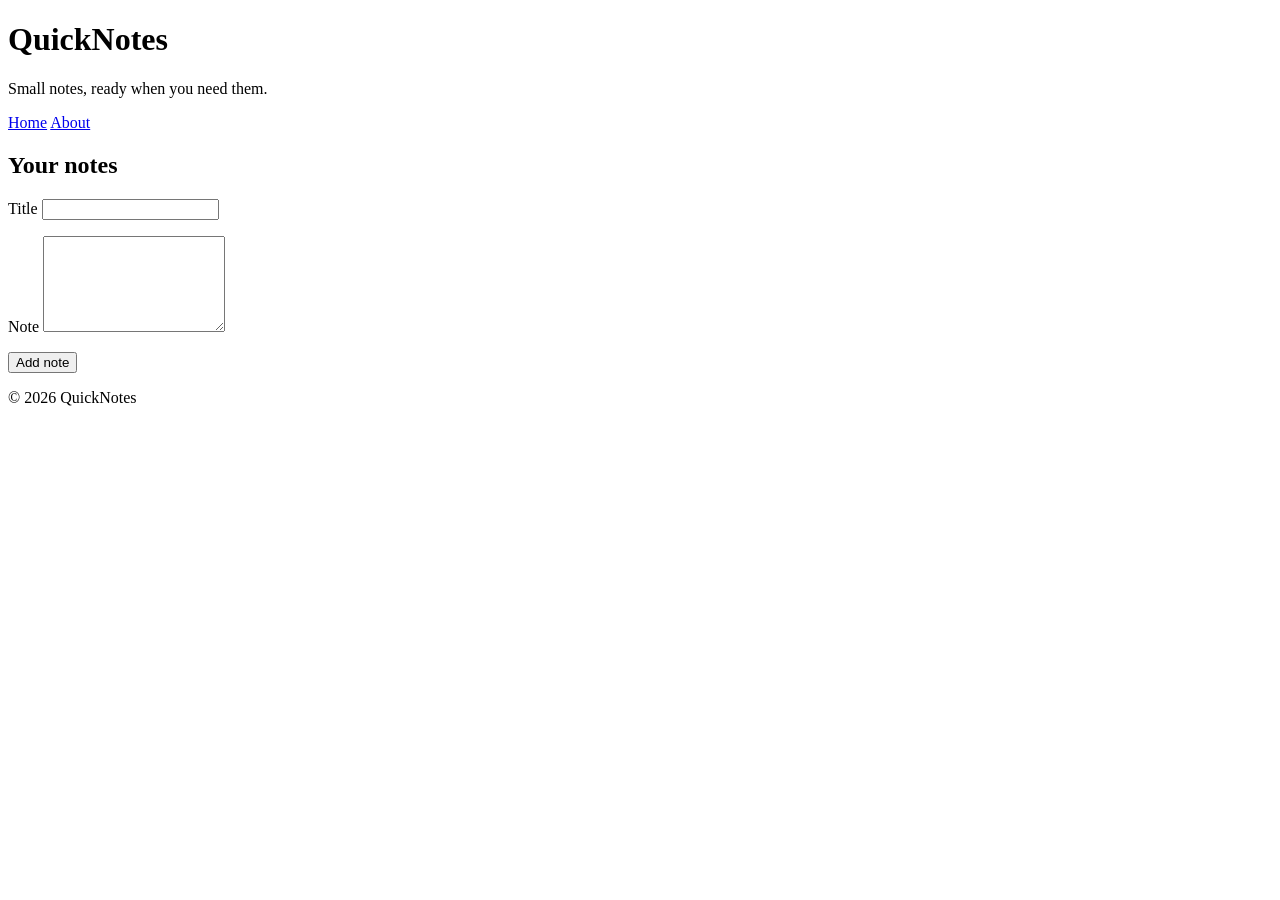
<file: day1/index.html>
<!DOCTYPE html>
<html lang="en">
<head>
  <meta charset="UTF-8">
  <meta name="viewport" content="width=device-width, initial-scale=1.0">
  <title>QuickNotes</title>
</head>
<body>
  <header>
    <h1>QuickNotes</h1>
    <p>Small notes, ready when you need them.</p>
    <nav aria-label="Main navigation">
      <a href="index.html">Home</a>
      <a href="about.html">About</a>
    </nav>
  </header>

  <main>
    <section aria-labelledby="notes-heading">
      <h2 id="notes-heading">Your notes</h2>
      <form>
        <p>
          <label for="note-title">Title</label>
          <input id="note-title" name="title" type="text">
        </p>
        <p>
          <label for="note-content">Note</label>
          <textarea id="note-content" name="content" rows="6"></textarea>
        </p>
        <button type="submit">Add note</button>
      </form>
    </section>
  </main>

  <footer>
    <p>&copy; 2026 QuickNotes</p>
  </footer>
</body>
</html>
</file>
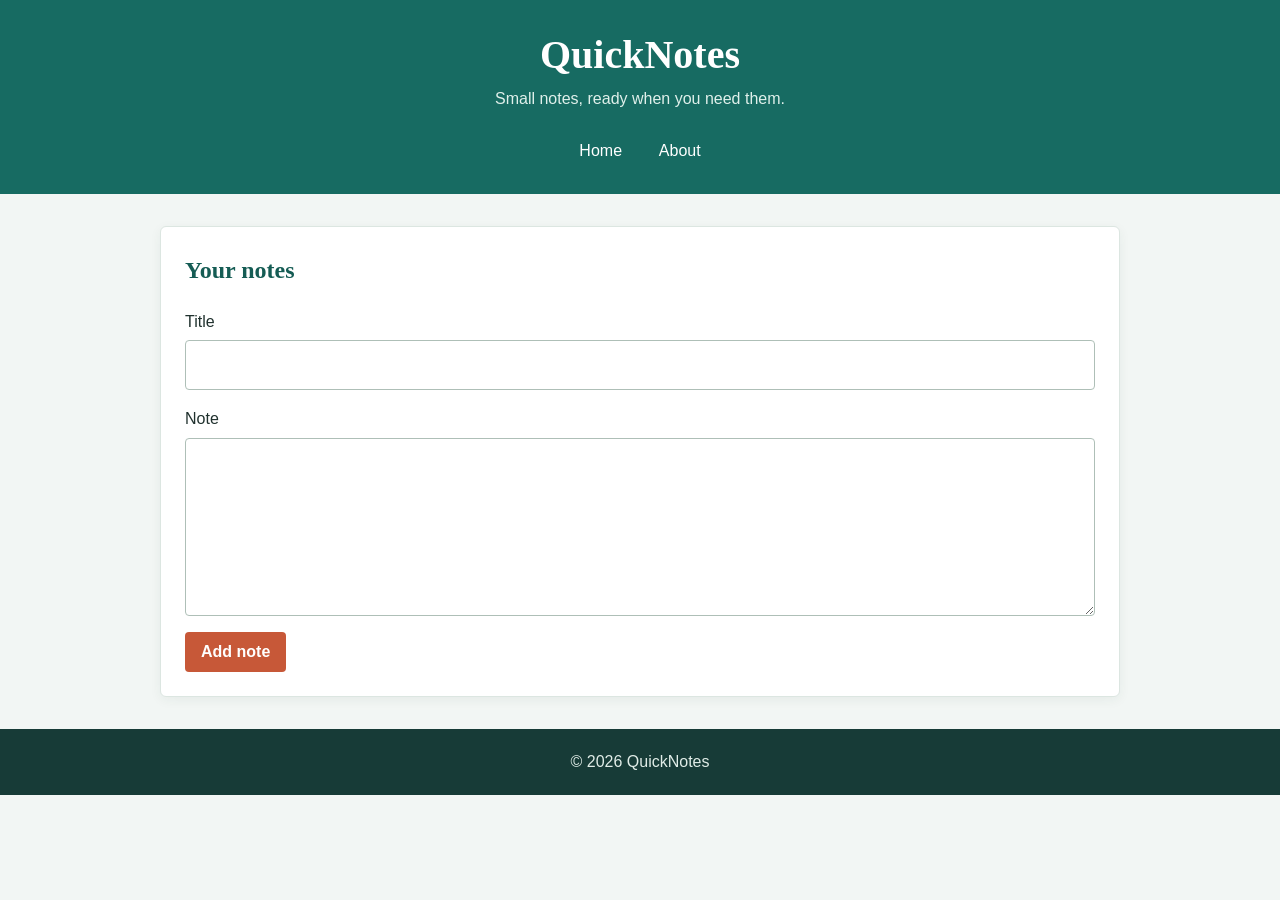
<file: day2/index.html>
<!DOCTYPE html>
<html lang="en">
<head>
  <meta charset="UTF-8">
  <meta name="viewport" content="width=device-width, initial-scale=1.0">
  <title>QuickNotes</title>
  <link rel="stylesheet" href="style.css">
</head>
<body>
  <header>
    <h1>QuickNotes</h1>
    <p>Small notes, ready when you need them.</p>
    <nav aria-label="Main navigation">
      <a href="index.html">Home</a>
      <a href="about.html">About</a>
    </nav>
  </header>

  <main>
    <section aria-labelledby="notes-heading">
      <h2 id="notes-heading">Your notes</h2>
      <form>
        <p>
          <label for="note-title">Title</label>
          <input id="note-title" name="title" type="text">
        </p>
        <p>
          <label for="note-content">Note</label>
          <textarea id="note-content" name="content" rows="6"></textarea>
        </p>
        <button type="submit">Add note</button>
      </form>
    </section>
  </main>

  <footer>
    <p>&copy; 2026 QuickNotes</p>
  </footer>
</body>
</html>
</file>
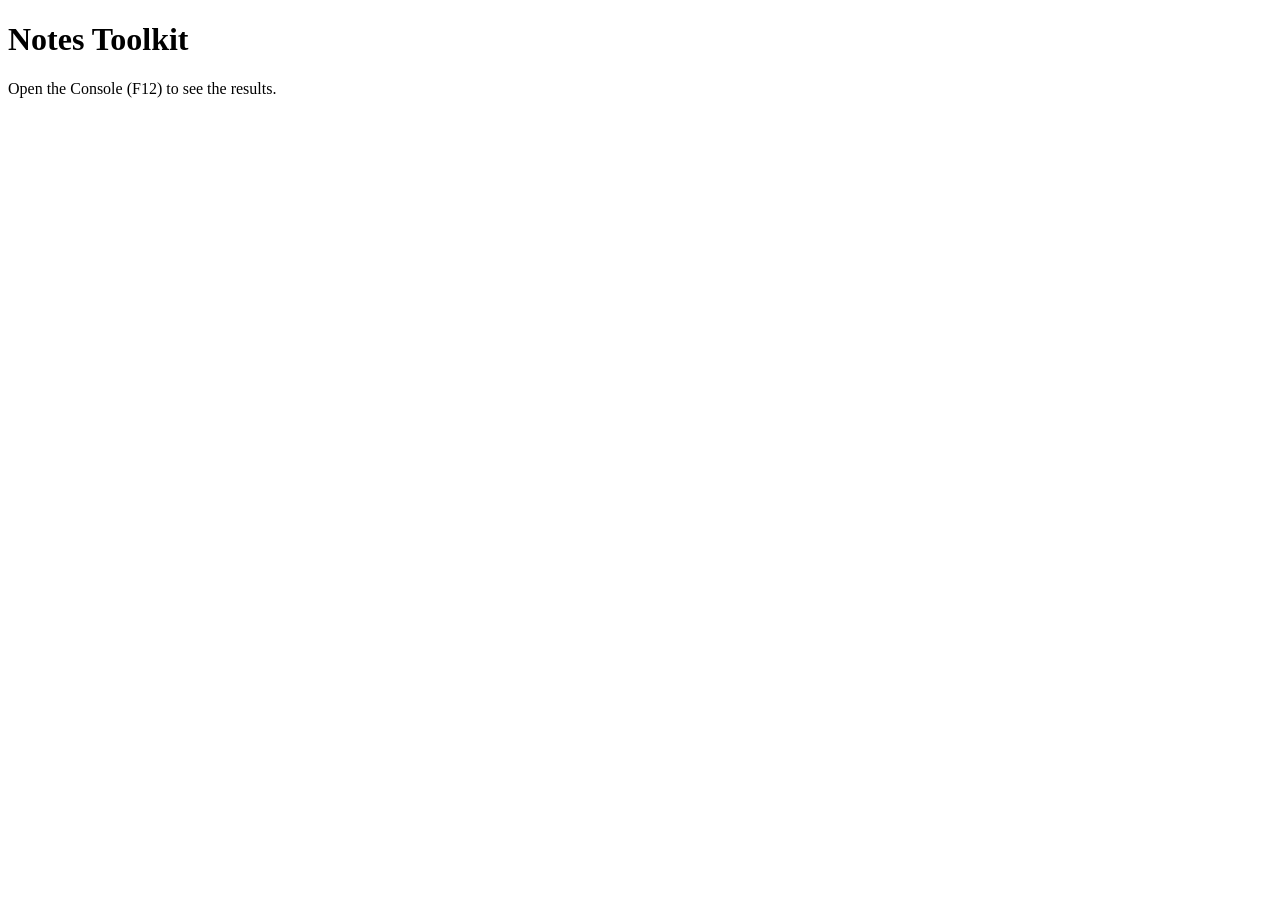
<file: day3/index.html>
<!DOCTYPE html>
<html lang="en">
<head>
  <meta charset="UTF-8">
  <meta name="viewport" content="width=device-width, initial-scale=1.0">
  <title>Notes Toolkit</title>
  <script src="script.js" defer></script>
</head>
<body>
  <h1>Notes Toolkit</h1>
  <p>Open the Console (F12) to see the results.</p>
</body>
</html>
</file>
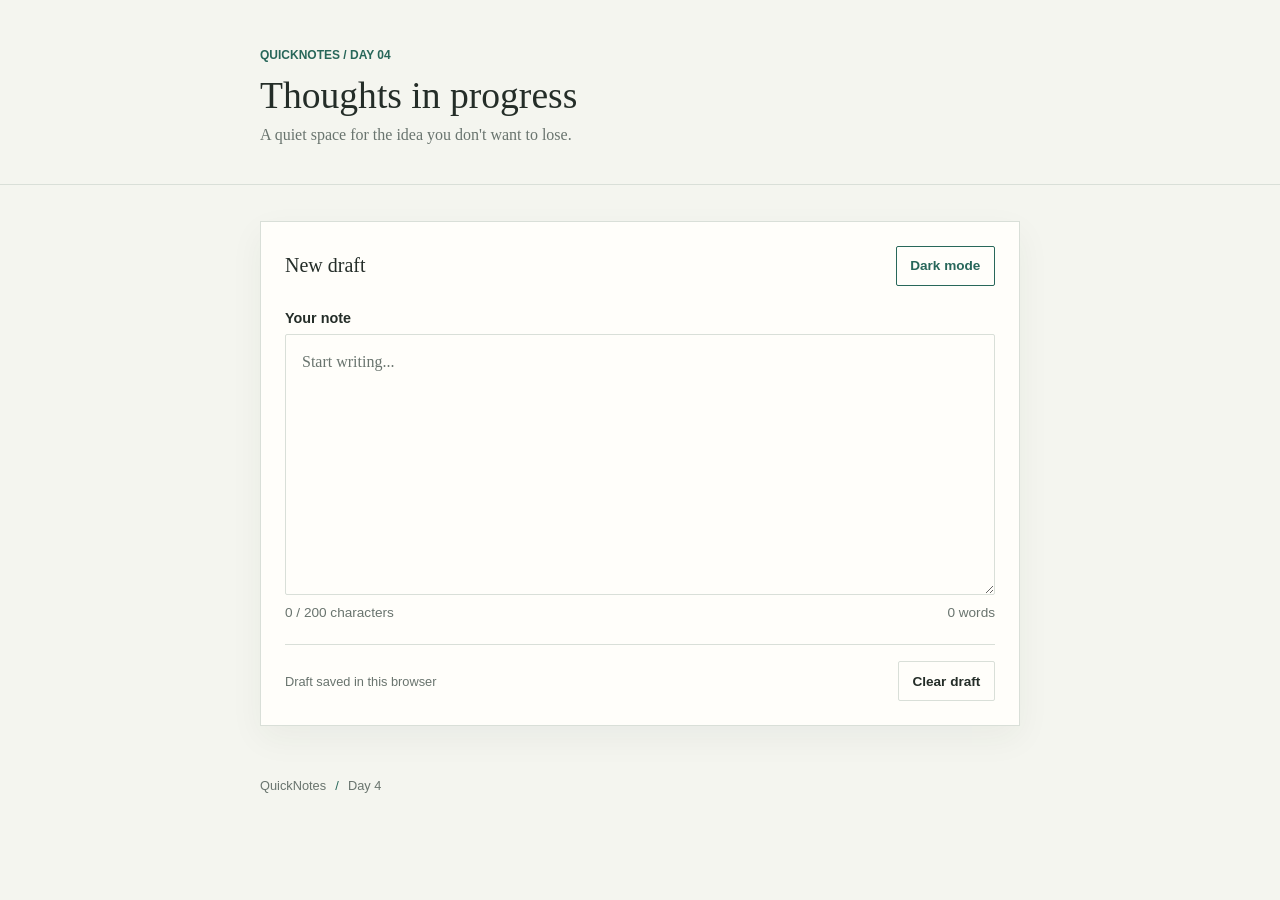
<file: day4/index.html>
<!DOCTYPE html>
<html lang="en">
<head>
  <meta charset="UTF-8">
  <meta name="viewport" content="width=device-width, initial-scale=1.0">
  <title>QuickNotes | Day 4</title>
  <link rel="stylesheet" href="style.css">
  <script src="script.js" defer></script>
</head>
<body>
  <header>
    <p class="eyebrow">QUICKNOTES / DAY 04</p>
    <h1>Thoughts in progress</h1>
    <p class="intro">A quiet space for the idea you don't want to lose.</p>
  </header>

  <main>
    <section aria-labelledby="editor-title">
      <div class="section-heading">
        <h2 id="editor-title">New draft</h2>
        <button id="theme-toggle" class="theme-button" type="button">Dark mode</button>
      </div>

      <label for="note-text">Your note</label>
      <textarea id="note-text" rows="9" placeholder="Start writing..."></textarea>

      <div class="measurements" aria-live="polite" aria-atomic="true">
        <p id="char-count">0 / 200 characters</p>
        <p id="word-count">0 words</p>
      </div>

      <div class="actions">
        <p class="draft-status">Draft saved in this browser</p>
        <button id="clear-btn" class="clear-button" type="button">Clear draft</button>
      </div>
    </section>
  </main>

  <footer>QuickNotes <span aria-hidden="true">/</span> Day 4</footer>
</body>
</html>
</file>
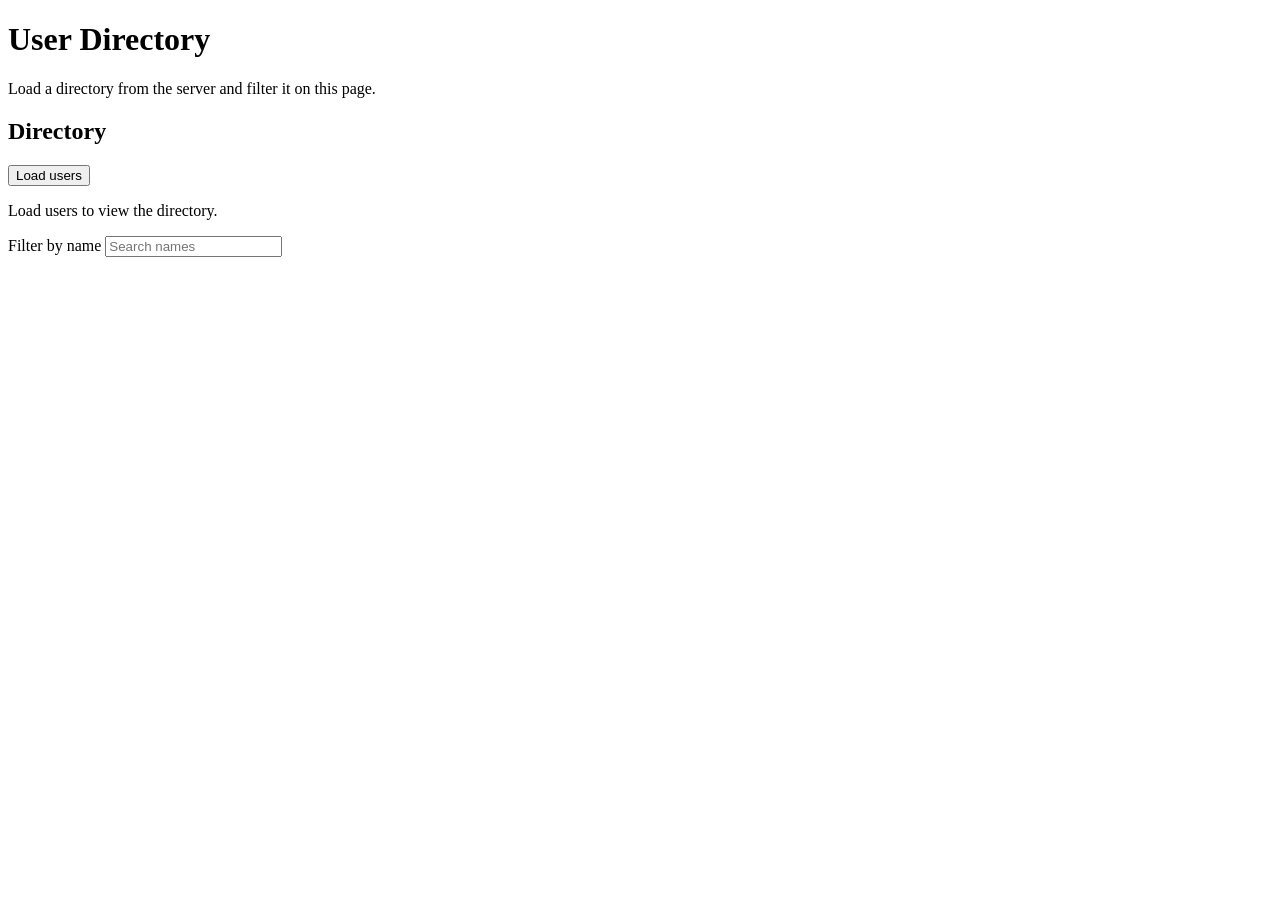
<file: day5/index.html>
<!DOCTYPE html>
<html lang="en">
<head>
  <meta charset="UTF-8">
  <meta name="viewport" content="width=device-width, initial-scale=1.0">
  <title>User Directory | Day 5</title>
  <script src="users.js" defer></script>
</head>
<body>
  <header>
    <h1>User Directory</h1>
    <p>Load a directory from the server and filter it on this page.</p>
  </header>

  <main>
    <section aria-labelledby="directory-heading">
      <h2 id="directory-heading">Directory</h2>
      <button id="load-users" type="button">Load users</button>
      <p id="status" aria-live="polite">Load users to view the directory.</p>

      <label for="filter-input">Filter by name</label>
      <input id="filter-input" type="search" autocomplete="off" placeholder="Search names">

      <ul id="users-list" aria-label="Users"></ul>
    </section>
  </main>
</body>
</html>
</file>
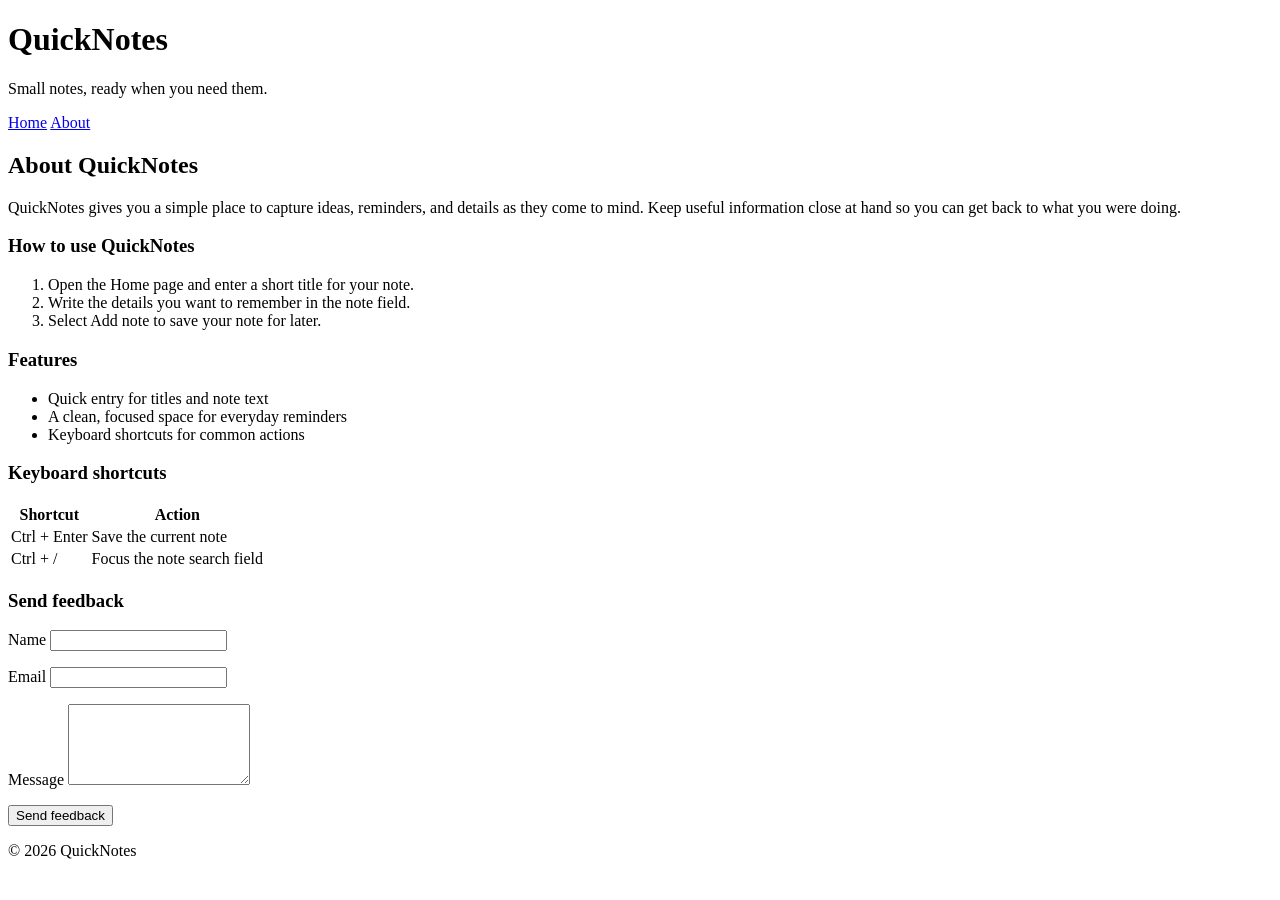
<file: day1/about.html>
<!DOCTYPE html>
<html lang="en">
<head>
  <meta charset="UTF-8">
  <meta name="viewport" content="width=device-width, initial-scale=1.0">
  <title>About QuickNotes</title>
</head>
<body>
  <header>
    <h1>QuickNotes</h1>
    <p>Small notes, ready when you need them.</p>
    <nav aria-label="Main navigation">
      <a href="index.html">Home</a>
      <a href="about.html">About</a>
    </nav>
  </header>

  <main>
    <h2>About QuickNotes</h2>
    <p>QuickNotes gives you a simple place to capture ideas, reminders, and details as they come to mind. Keep useful information close at hand so you can get back to what you were doing.</p>

    <section aria-labelledby="how-to-heading">
      <h3 id="how-to-heading">How to use QuickNotes</h3>
      <ol>
        <li>Open the Home page and enter a short title for your note.</li>
        <li>Write the details you want to remember in the note field.</li>
        <li>Select Add note to save your note for later.</li>
      </ol>
    </section>

    <section aria-labelledby="features-heading">
      <h3 id="features-heading">Features</h3>
      <ul>
        <li>Quick entry for titles and note text</li>
        <li>A clean, focused space for everyday reminders</li>
        <li>Keyboard shortcuts for common actions</li>
      </ul>
    </section>

    <section aria-labelledby="shortcuts-heading">
      <h3 id="shortcuts-heading">Keyboard shortcuts</h3>
      <table>
        <thead>
          <tr>
            <th scope="col">Shortcut</th>
            <th scope="col">Action</th>
          </tr>
        </thead>
        <tbody>
          <tr>
            <td>Ctrl + Enter</td>
            <td>Save the current note</td>
          </tr>
          <tr>
            <td>Ctrl + /</td>
            <td>Focus the note search field</td>
          </tr>
        </tbody>
      </table>
    </section>

    <section aria-labelledby="feedback-heading">
      <h3 id="feedback-heading">Send feedback</h3>
      <form action="#" method="get">
        <p>
          <label for="feedback-name">Name</label>
          <input id="feedback-name" name="name" type="text" required>
        </p>
        <p>
          <label for="feedback-email">Email</label>
          <input id="feedback-email" name="email" type="email" required>
        </p>
        <p>
          <label for="feedback-message">Message</label>
          <textarea id="feedback-message" name="message" rows="5" required></textarea>
        </p>
        <button type="submit">Send feedback</button>
      </form>
    </section>
  </main>

  <footer>
    <p>&copy; 2026 QuickNotes</p>
  </footer>
</body>
</html>
</file>
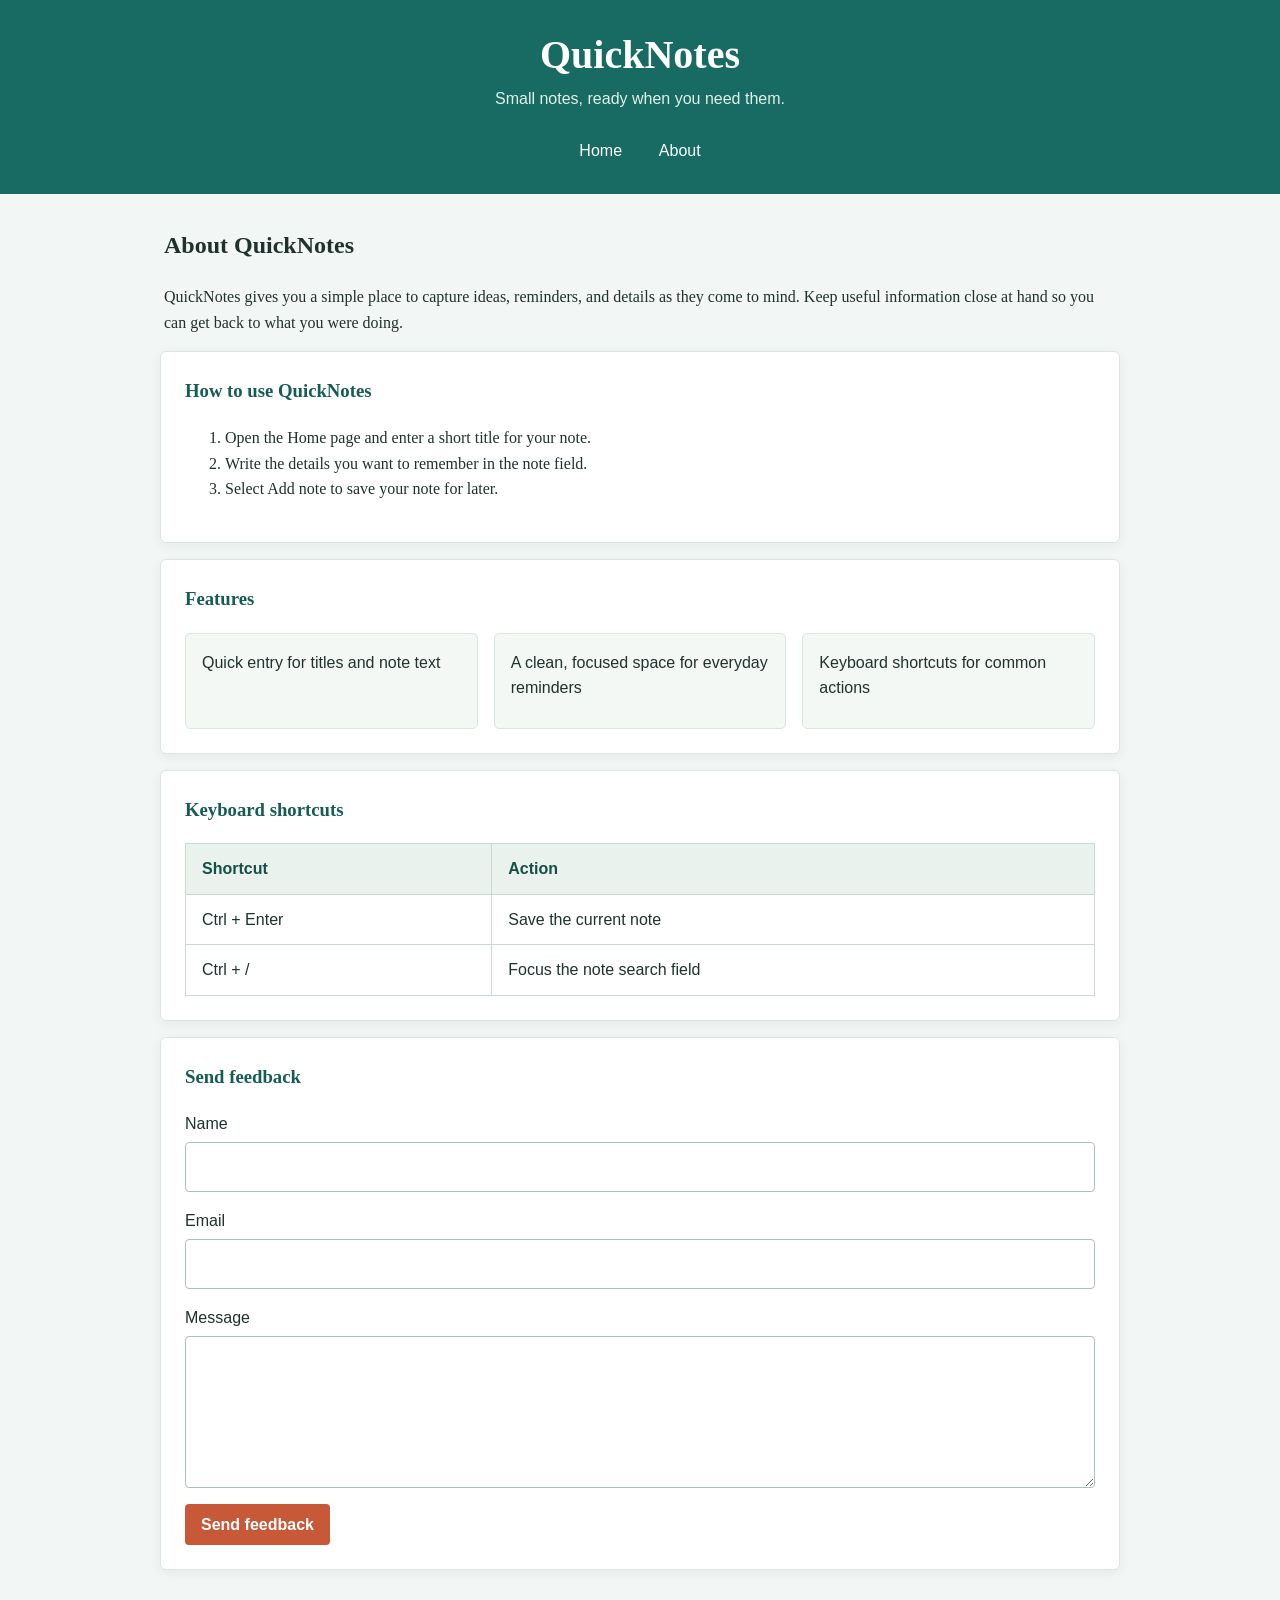
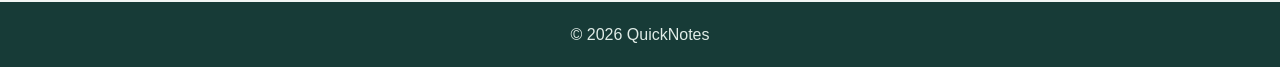
<file: day2/about.html>
<!DOCTYPE html>
<html lang="en">
<head>
  <meta charset="UTF-8">
  <meta name="viewport" content="width=device-width, initial-scale=1.0">
  <title>About QuickNotes</title>
  <link rel="stylesheet" href="style.css">
</head>
<body>
  <header>
    <h1>QuickNotes</h1>
    <p>Small notes, ready when you need them.</p>
    <nav aria-label="Main navigation">
      <a href="index.html">Home</a>
      <a href="about.html">About</a>
    </nav>
  </header>

  <main>
    <h2>About QuickNotes</h2>
    <p>QuickNotes gives you a simple place to capture ideas, reminders, and details as they come to mind. Keep useful information close at hand so you can get back to what you were doing.</p>

    <section aria-labelledby="how-to-heading">
      <h3 id="how-to-heading">How to use QuickNotes</h3>
      <ol>
        <li>Open the Home page and enter a short title for your note.</li>
        <li>Write the details you want to remember in the note field.</li>
        <li>Select Add note to save your note for later.</li>
      </ol>
    </section>

    <section aria-labelledby="features-heading">
      <h3 id="features-heading">Features</h3>
      <ul class="features">
        <li>Quick entry for titles and note text</li>
        <li>A clean, focused space for everyday reminders</li>
        <li>Keyboard shortcuts for common actions</li>
      </ul>
    </section>

    <section aria-labelledby="shortcuts-heading">
      <h3 id="shortcuts-heading">Keyboard shortcuts</h3>
      <table>
        <thead>
          <tr>
            <th scope="col">Shortcut</th>
            <th scope="col">Action</th>
          </tr>
        </thead>
        <tbody>
          <tr>
            <td>Ctrl + Enter</td>
            <td>Save the current note</td>
          </tr>
          <tr>
            <td>Ctrl + /</td>
            <td>Focus the note search field</td>
          </tr>
        </tbody>
      </table>
    </section>

    <section aria-labelledby="feedback-heading">
      <h3 id="feedback-heading">Send feedback</h3>
      <form action="#" method="get">
        <p>
          <label for="feedback-name">Name</label>
          <input id="feedback-name" name="name" type="text" required>
        </p>
        <p>
          <label for="feedback-email">Email</label>
          <input id="feedback-email" name="email" type="email" required>
        </p>
        <p>
          <label for="feedback-message">Message</label>
          <textarea id="feedback-message" name="message" rows="5" required></textarea>
        </p>
        <button type="submit">Send feedback</button>
      </form>
    </section>
  </main>

  <footer>
    <p>&copy; 2026 QuickNotes</p>
  </footer>
</body>
</html>
</file>
<file: day2/style.css>
* {
  box-sizing: border-box;
}

body {
  min-width: 320px;
  min-height: 100vh;
  margin: 0;
  background: #f2f6f4;
  color: #20312e;
  font-family: Georgia, "Times New Roman", serif;
  line-height: 1.6;
}

header {
  padding: 2rem 1.5rem 1.5rem;
  background: #176b62;
  color: #fff;
  text-align: center;
}

header h1 {
  margin: 0;
  font-size: 2.5rem;
  line-height: 1.15;
}

header p {
  margin: 0.5rem 0 1.25rem;
  color: #e0f0eb;
  font-family: Arial, sans-serif;
}

nav {
  display: flex;
  justify-content: center;
  gap: 16px;
  font-family: Arial, sans-serif;
}

nav a {
  padding: 0.4rem 0.65rem;
  border-radius: 4px;
  color: #fff;
  text-decoration: none;
  transition: background-color 180ms ease, color 180ms ease;
}

nav a:hover,
nav a:focus-visible {
  background: #fff;
  color: #14574f;
}

main {
  width: min(100% - 2rem, 960px);
  margin: 2rem auto;
}

main > h2,
main > p {
  margin-left: 0.25rem;
  margin-right: 0.25rem;
}

section {
  margin: 1rem 0;
  padding: 1.5rem;
  border: 1px solid #dce6e1;
  border-radius: 6px;
  background: #fff;
  box-shadow: 0 3px 12px rgb(28 62 53 / 6%);
}

section h2,
section h3 {
  margin-top: 0;
  color: #155c54;
}

.features {
  display: grid;
  grid-template-columns: repeat(auto-fit, minmax(180px, 1fr));
  gap: 1rem;
  margin: 0;
  padding: 0;
  list-style: none;
}

.features li {
  min-height: 96px;
  padding: 1rem;
  border: 1px solid #d8e8e1;
  border-radius: 5px;
  background: #f3f8f5;
  font-family: Arial, sans-serif;
}

table {
  width: 100%;
  border-collapse: collapse;
  font-family: Arial, sans-serif;
  text-align: left;
}

th,
td {
  padding: 0.75rem 1rem;
  border: 1px solid #cbd8d2;
}

th {
  background: #eaf2ee;
  color: #174e47;
}

form p {
  display: flex;
  flex-direction: column;
  gap: 0.35rem;
  margin: 0 0 1rem;
  font-family: Arial, sans-serif;
}

input,
textarea {
  width: 100%;
  padding: 0.7rem 0.8rem;
  border: 1px solid #aebfb7;
  border-radius: 4px;
  background: #fff;
  color: #20312e;
  font: inherit;
}

input:focus,
textarea:focus {
  border-color: #176b62;
  outline: 3px solid rgb(23 107 98 / 18%);
}

button {
  padding: 0.7rem 1rem;
  border: 0;
  border-radius: 4px;
  background: #c75838;
  color: #fff;
  cursor: pointer;
  font: 700 1rem Arial, sans-serif;
  transition: background-color 180ms ease, transform 180ms ease;
}

button:hover,
button:focus-visible {
  background: #a94329;
  transform: translateY(-1px);
}

footer {
  padding: 1.25rem;
  background: #173b37;
  color: #e0ece7;
  font-family: Arial, sans-serif;
  text-align: center;
}

footer p {
  margin: 0;
}

@media (max-width: 600px) {
  header {
    padding: 1.25rem 1rem 1rem;
  }

  header h1 {
    font-size: 1.9rem;
  }

  header p {
    margin-bottom: 0.75rem;
  }

  main {
    width: min(100% - 1.25rem, 960px);
    margin: 1rem auto;
  }

  section {
    padding: 1rem;
  }

  th,
  td {
    padding: 0.6rem;
  }
}
</file>
<file: day4/style.css>
:root {
  color-scheme: light;
  --page: #f4f5ef;
  --surface: #fffefa;
  --text: #242d28;
  --muted: #69746e;
  --line: #d9dfd8;
  --accent: #28675a;
  --accent-hover: #1d5147;
  --field: #fffefa;
  --field-text: #242d28;
  --focus: rgb(40 103 90 / 22%);
}

body.dark {
  color-scheme: dark;
  --page: #171f1d;
  --surface: #222d29;
  --text: #edf1eb;
  --muted: #aab8b0;
  --line: #3d4d45;
  --accent: #91c8b3;
  --accent-hover: #b3deca;
  --field: #192320;
  --field-text: #edf1eb;
  --focus: rgb(145 200 179 / 22%);
}

* {
  box-sizing: border-box;
}

body {
  min-width: 320px;
  min-height: 100vh;
  margin: 0;
  background: var(--page);
  color: var(--text);
  font-family: Georgia, "Times New Roman", serif;
  line-height: 1.55;
  transition: background-color 180ms ease, color 180ms ease;
}

header {
  padding: 3rem max(1.25rem, calc((100% - 760px) / 2)) 2.25rem;
  border-bottom: 1px solid var(--line);
}

.eyebrow {
  margin: 0 0 0.75rem;
  color: var(--accent);
  font: 700 0.75rem Arial, sans-serif;
}

h1,
h2,
p {
  margin-top: 0;
}

h1 {
  margin-bottom: 0.35rem;
  font-size: 2.35rem;
  font-weight: 400;
  line-height: 1.15;
}

.intro {
  margin-bottom: 0;
  color: var(--muted);
}

main {
  width: min(100% - 2.5rem, 760px);
  margin: 2.25rem auto;
}

section {
  padding: 1.5rem;
  border: 1px solid var(--line);
  background: var(--surface);
  box-shadow: 0 12px 32px rgb(35 53 44 / 5%);
}

.section-heading,
.actions {
  display: flex;
  align-items: center;
  justify-content: space-between;
  gap: 1rem;
}

.section-heading {
  margin-bottom: 1.5rem;
}

h2 {
  margin-bottom: 0;
  font-size: 1.25rem;
  font-weight: 400;
}

label {
  display: block;
  margin-bottom: 0.5rem;
  font: 700 0.9rem Arial, sans-serif;
}

textarea {
  display: block;
  width: 100%;
  min-height: 12rem;
  padding: 0.9rem 1rem;
  resize: vertical;
  border: 1px solid var(--line);
  border-radius: 2px;
  background: var(--field);
  color: var(--field-text);
  font: 1rem/1.6 Georgia, "Times New Roman", serif;
}

textarea::placeholder {
  color: var(--muted);
}

textarea:focus-visible,
button:focus-visible {
  outline: 3px solid var(--focus);
  outline-offset: 2px;
}

.measurements {
  display: flex;
  justify-content: space-between;
  gap: 1rem;
  margin-top: 0.65rem;
  color: var(--muted);
  font: 0.85rem Arial, sans-serif;
}

.measurements p {
  margin-bottom: 0;
}

#char-count.warning {
  color: #a85a00;
}

#char-count.over {
  color: #c32626;
  font-weight: 700;
}

button {
  min-height: 2.5rem;
  padding: 0.55rem 0.85rem;
  border: 1px solid var(--accent);
  border-radius: 2px;
  background: var(--accent);
  color: var(--page);
  cursor: pointer;
  font: 700 0.85rem Arial, sans-serif;
}

button:hover {
  border-color: var(--accent-hover);
  background: var(--accent-hover);
}

.theme-button {
  background: transparent;
  color: var(--accent);
}

.theme-button:hover {
  background: var(--accent);
  color: var(--page);
}

.actions {
  margin-top: 1.5rem;
  padding-top: 1rem;
  border-top: 1px solid var(--line);
}

.draft-status {
  margin-bottom: 0;
  color: var(--muted);
  font: 0.8rem Arial, sans-serif;
}

.clear-button {
  border-color: var(--line);
  background: transparent;
  color: var(--text);
}

.clear-button:hover {
  border-color: #c32626;
  background: #c32626;
  color: #fff;
}

footer {
  width: min(100% - 2.5rem, 760px);
  margin: 0 auto;
  padding: 1rem 0 2rem;
  color: var(--muted);
  font: 0.8rem Arial, sans-serif;
}

footer span {
  padding: 0 0.35rem;
  color: var(--accent);
}

@media (max-width: 540px) {
  header {
    padding-top: 2.25rem;
  }

  h1 {
    font-size: 1.85rem;
  }

  main {
    margin: 1.25rem auto;
  }

  section {
    padding: 1rem;
  }

  .actions {
    align-items: flex-start;
  }
}
</file>
